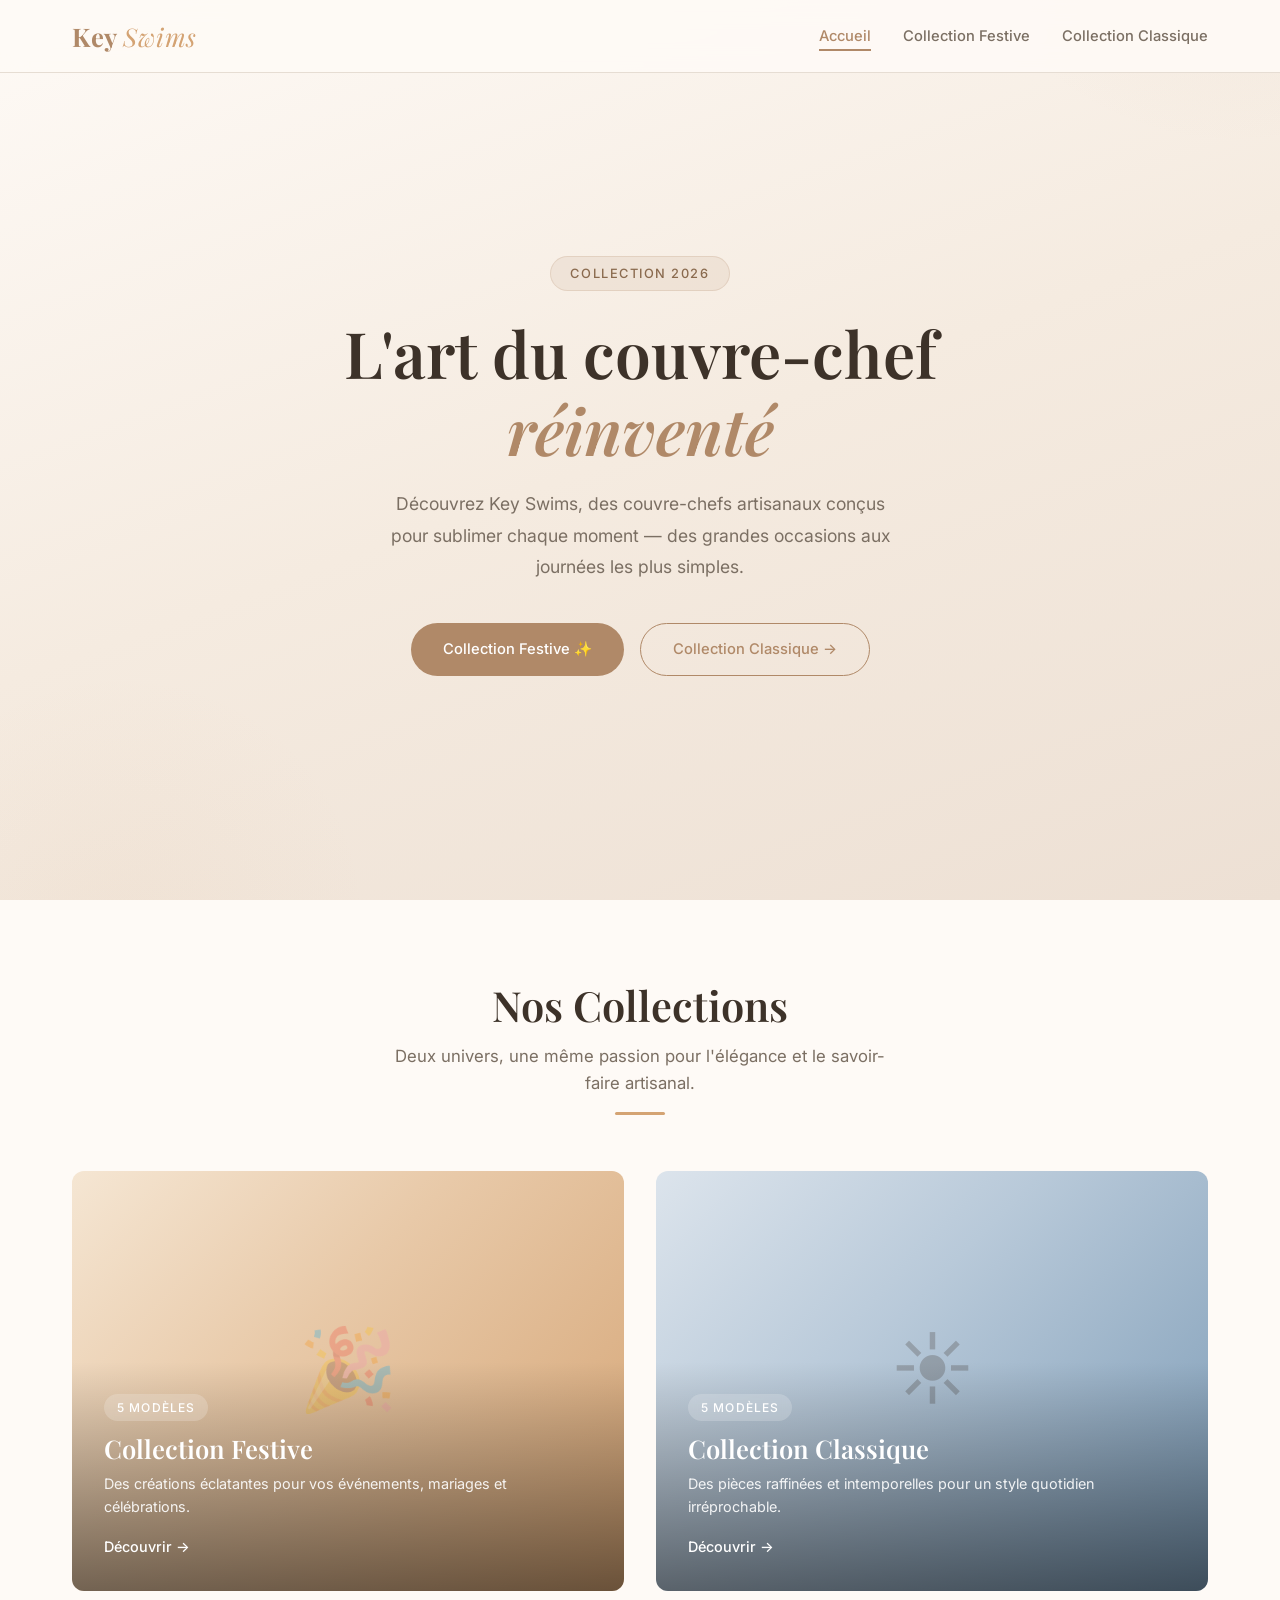
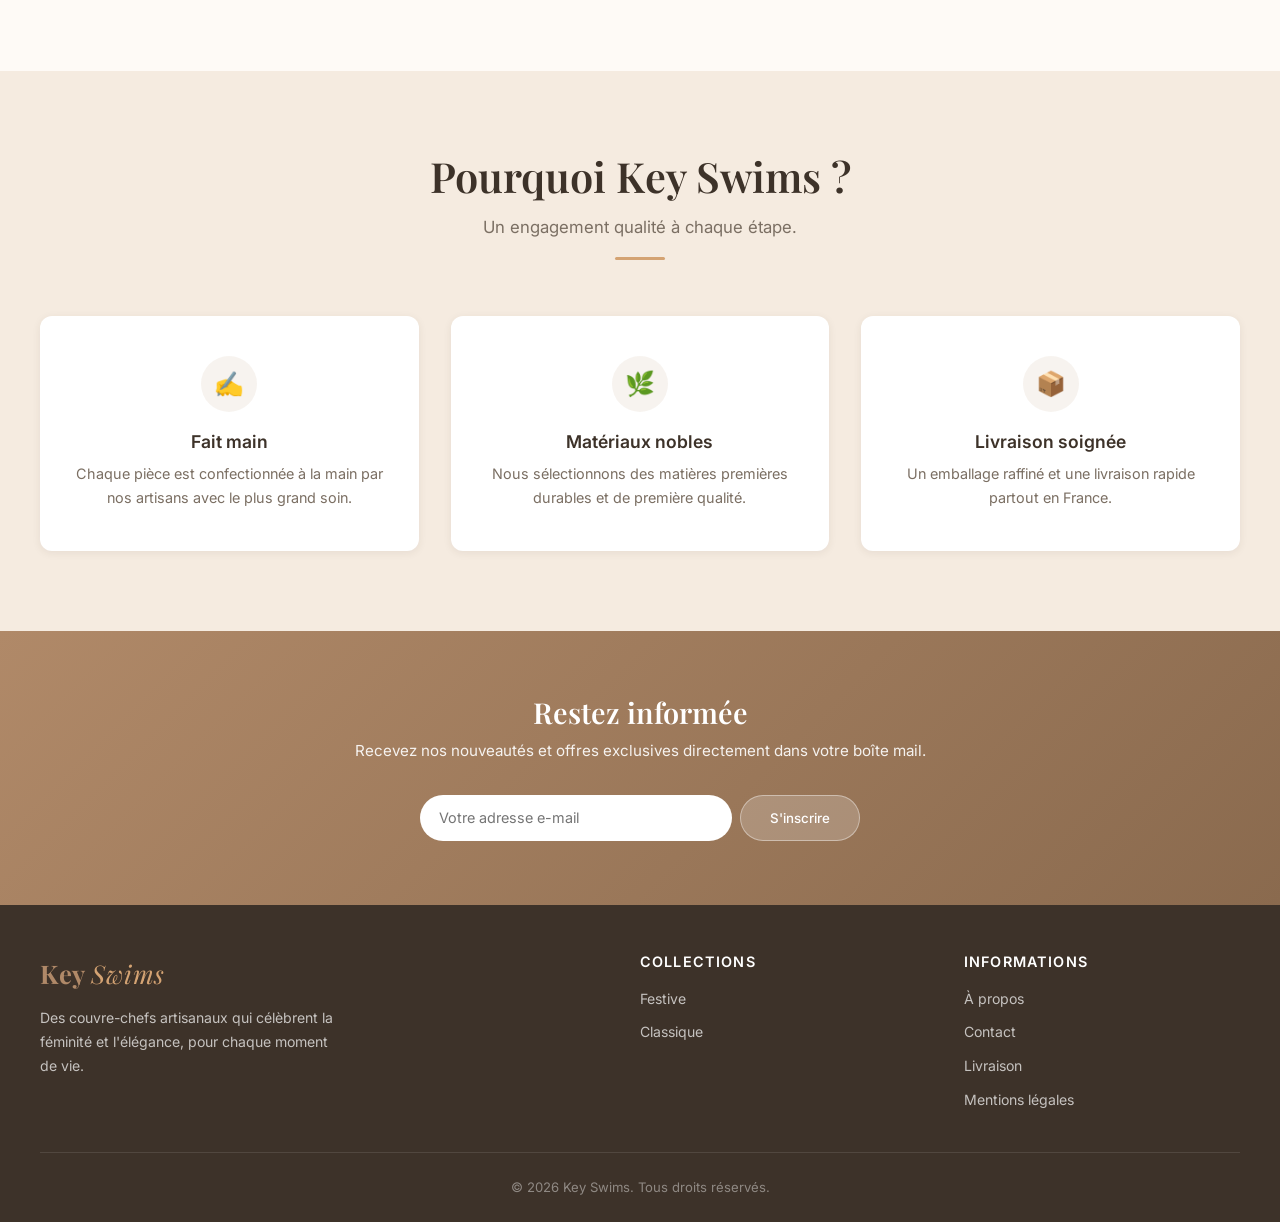
<file: index.html>
<!DOCTYPE html>
<html lang="fr">
<head>
  <meta charset="UTF-8">
  <meta name="viewport" content="width=device-width, initial-scale=1.0">
  <title>Key Swims — Couvre-chefs d'exception</title>
  <link rel="stylesheet" href="style.css">
</head>
<body>

  <!-- NAVBAR -->
  <nav class="navbar">
    <div class="navbar-inner">
      <a href="index.html" class="logo">Key <span>Swims</span></a>
      <ul class="nav-links" id="navLinks">
        <li><a href="index.html" class="active">Accueil</a></li>
        <li><a href="festif.html">Collection Festive</a></li>
        <li><a href="classique.html">Collection Classique</a></li>
      </ul>
      <button class="mobile-toggle" onclick="document.getElementById('navLinks').classList.toggle('open')" aria-label="Menu">
        <span></span><span></span><span></span>
      </button>
    </div>
  </nav>

  <!-- HERO -->
  <section class="hero">
    <div class="hero-content">
      <div class="hero-badge">Collection 2026</div>
      <h1>L'art du couvre-chef <em>réinventé</em></h1>
      <p>Découvrez Key Swims, des couvre-chefs artisanaux conçus pour sublimer chaque moment — des grandes occasions aux journées les plus simples.</p>
      <div class="hero-buttons">
        <a href="festif.html" class="btn btn-primary">Collection Festive &#10024;</a>
        <a href="classique.html" class="btn btn-outline">Collection Classique &#8594;</a>
      </div>
    </div>
  </section>

  <!-- CATEGORIES -->
  <section class="section">
    <div class="section-header">
      <h2>Nos Collections</h2>
      <p>Deux univers, une même passion pour l'élégance et le savoir-faire artisanal.</p>
      <div class="section-divider"></div>
    </div>

    <div class="categories-grid">
      <a href="festif.html" class="category-card">
        <div class="category-bg"></div>
        <div class="category-icon">&#127881;</div>
        <div class="category-content">
          <div class="category-tag">5 modèles</div>
          <h3>Collection Festive</h3>
          <p>Des créations éclatantes pour vos événements, mariages et célébrations.</p>
          <span class="category-link">Découvrir &#8594;</span>
        </div>
      </a>

      <a href="classique.html" class="category-card">
        <div class="category-bg"></div>
        <div class="category-icon">&#9728;&#65039;</div>
        <div class="category-content">
          <div class="category-tag">5 modèles</div>
          <h3>Collection Classique</h3>
          <p>Des pièces raffinées et intemporelles pour un style quotidien irréprochable.</p>
          <span class="category-link">Découvrir &#8594;</span>
        </div>
      </a>
    </div>
  </section>

  <!-- FEATURES -->
  <section class="features-section">
    <div class="section-header">
      <h2>Pourquoi Key Swims ?</h2>
      <p>Un engagement qualité à chaque étape.</p>
      <div class="section-divider"></div>
    </div>
    <div class="features-grid">
      <div class="feature-card">
        <div class="feature-icon">&#9997;&#65039;</div>
        <h4>Fait main</h4>
        <p>Chaque pièce est confectionnée à la main par nos artisans avec le plus grand soin.</p>
      </div>
      <div class="feature-card">
        <div class="feature-icon">&#127807;</div>
        <h4>Matériaux nobles</h4>
        <p>Nous sélectionnons des matières premières durables et de première qualité.</p>
      </div>
      <div class="feature-card">
        <div class="feature-icon">&#128230;</div>
        <h4>Livraison soignée</h4>
        <p>Un emballage raffiné et une livraison rapide partout en France.</p>
      </div>
    </div>
  </section>

  <!-- NEWSLETTER -->
  <section class="newsletter-section">
    <h2>Restez informée</h2>
    <p>Recevez nos nouveautés et offres exclusives directement dans votre boîte mail.</p>
    <form class="newsletter-form" onsubmit="event.preventDefault(); alert('Merci pour votre inscription !');">
      <input type="email" placeholder="Votre adresse e-mail" required>
      <button type="submit">S'inscrire</button>
    </form>
  </section>

  <!-- FOOTER -->
  <footer class="footer">
    <div class="footer-inner">
      <div class="footer-brand">
        <a href="index.html" class="logo">Key <span>Swims</span></a>
        <p>Des couvre-chefs artisanaux qui célèbrent la féminité et l'élégance, pour chaque moment de vie.</p>
      </div>
      <div class="footer-col">
        <h4>Collections</h4>
        <ul>
          <li><a href="festif.html">Festive</a></li>
          <li><a href="classique.html">Classique</a></li>
        </ul>
      </div>
      <div class="footer-col">
        <h4>Informations</h4>
        <ul>
          <li><a href="#">À propos</a></li>
          <li><a href="#">Contact</a></li>
          <li><a href="#">Livraison</a></li>
          <li><a href="#">Mentions légales</a></li>
        </ul>
      </div>
    </div>
    <div class="footer-bottom">
      &copy; 2026 Key Swims. Tous droits réservés.
    </div>
  </footer>

</body>
</html>
</file>
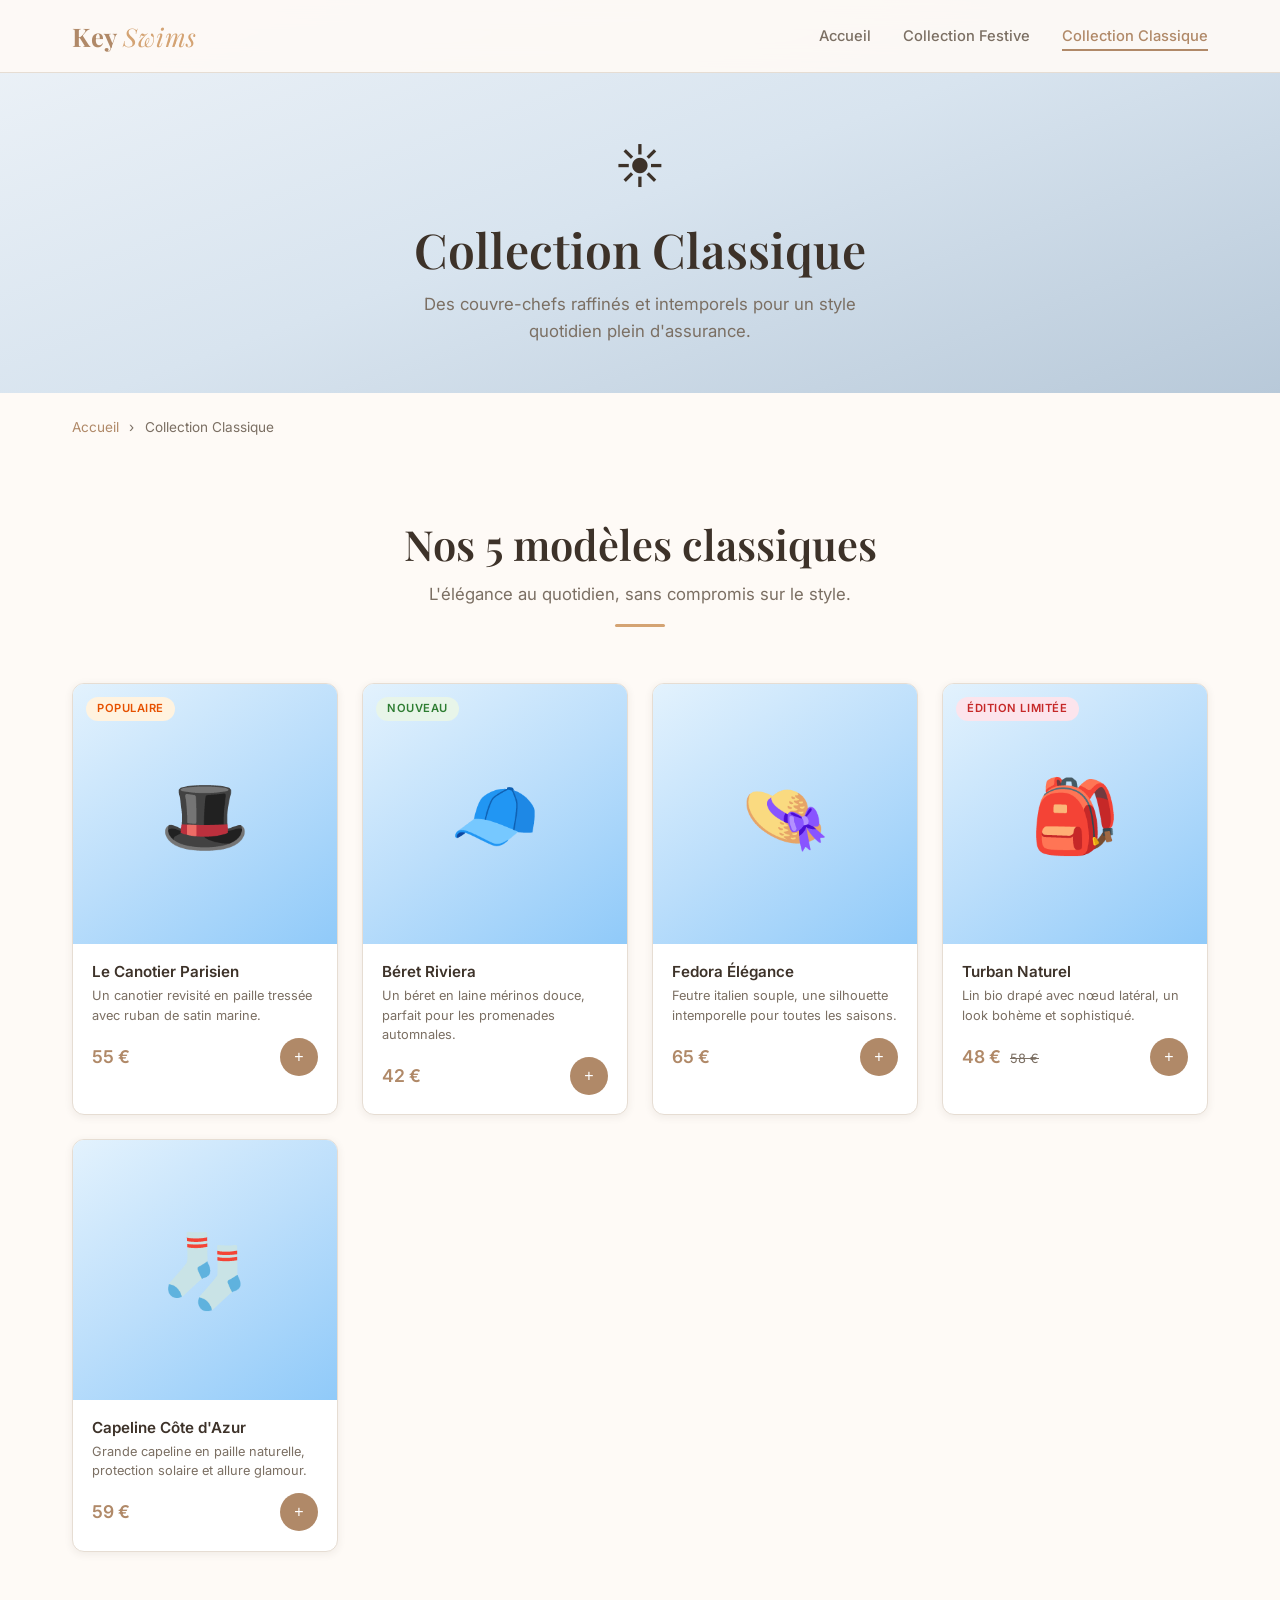
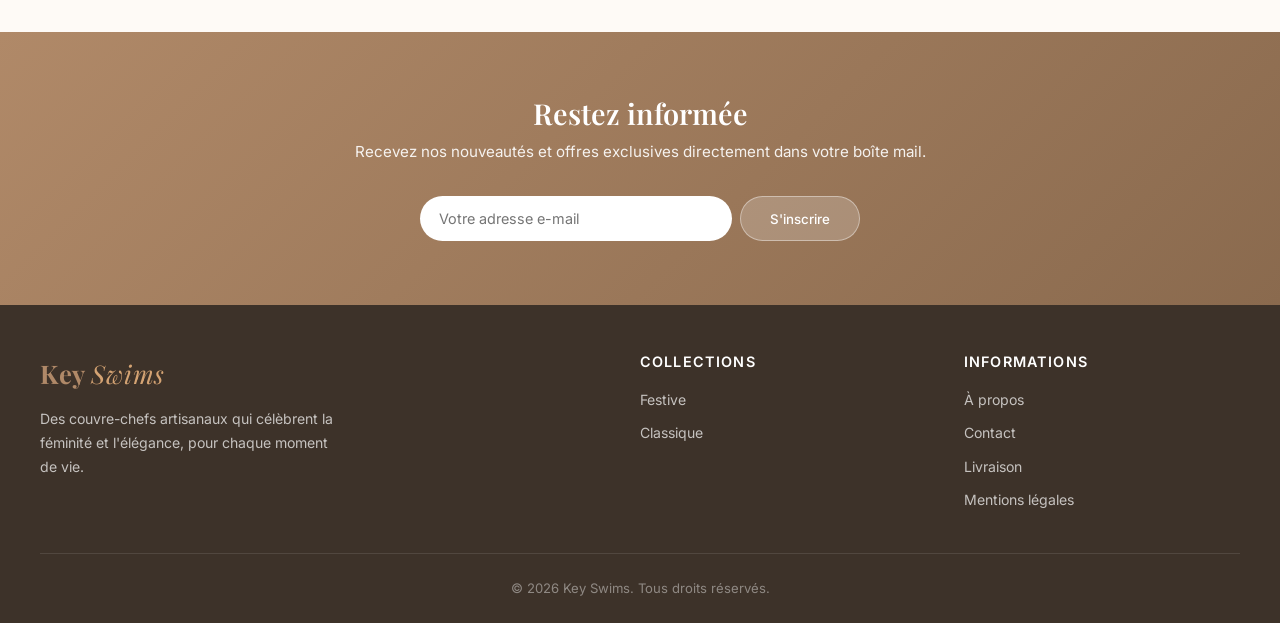
<file: classique.html>
<!DOCTYPE html>
<html lang="fr">
<head>
  <meta charset="UTF-8">
  <meta name="viewport" content="width=device-width, initial-scale=1.0">
  <title>Collection Classique — Key Swims</title>
  <link rel="stylesheet" href="style.css">
</head>
<body>

  <!-- NAVBAR -->
  <nav class="navbar">
    <div class="navbar-inner">
      <a href="index.html" class="logo">Key <span>Swims</span></a>
      <ul class="nav-links" id="navLinks">
        <li><a href="index.html">Accueil</a></li>
        <li><a href="festif.html">Collection Festive</a></li>
        <li><a href="classique.html" class="active">Collection Classique</a></li>
      </ul>
      <button class="mobile-toggle" onclick="document.getElementById('navLinks').classList.toggle('open')" aria-label="Menu">
        <span></span><span></span><span></span>
      </button>
    </div>
  </nav>

  <!-- PAGE HERO -->
  <section class="page-hero classique">
    <span class="page-hero-icon">&#9728;&#65039;</span>
    <h1>Collection Classique</h1>
    <p>Des couvre-chefs raffinés et intemporels pour un style quotidien plein d'assurance.</p>
  </section>

  <!-- BREADCRUMB -->
  <div class="breadcrumb">
    <a href="index.html">Accueil</a> <span>&#8250;</span> Collection Classique
  </div>

  <!-- PRODUCTS -->
  <section class="section">
    <div class="section-header">
      <h2>Nos 5 modèles classiques</h2>
      <p>L'élégance au quotidien, sans compromis sur le style.</p>
      <div class="section-divider"></div>
    </div>

    <div class="products-grid">

      <!-- Produit 1 -->
      <div class="product-card">
        <div class="product-image classique">
          <span class="product-badge badge-popular">Populaire</span>
          <span class="product-emoji">&#127913;</span>
        </div>
        <div class="product-info">
          <h4>Le Canotier Parisien</h4>
          <p class="product-desc">Un canotier revisité en paille tressée avec ruban de satin marine.</p>
          <div class="product-footer">
            <span class="product-price">55 &euro;</span>
            <button class="btn-cart" title="Ajouter au panier">+</button>
          </div>
        </div>
      </div>

      <!-- Produit 2 -->
      <div class="product-card">
        <div class="product-image classique">
          <span class="product-badge badge-new">Nouveau</span>
          <span class="product-emoji">&#129506;</span>
        </div>
        <div class="product-info">
          <h4>Béret Riviera</h4>
          <p class="product-desc">Un béret en laine mérinos douce, parfait pour les promenades automnales.</p>
          <div class="product-footer">
            <span class="product-price">42 &euro;</span>
            <button class="btn-cart" title="Ajouter au panier">+</button>
          </div>
        </div>
      </div>

      <!-- Produit 3 -->
      <div class="product-card">
        <div class="product-image classique">
          <span class="product-emoji">&#128082;</span>
        </div>
        <div class="product-info">
          <h4>Fedora Élégance</h4>
          <p class="product-desc">Feutre italien souple, une silhouette intemporelle pour toutes les saisons.</p>
          <div class="product-footer">
            <span class="product-price">65 &euro;</span>
            <button class="btn-cart" title="Ajouter au panier">+</button>
          </div>
        </div>
      </div>

      <!-- Produit 4 -->
      <div class="product-card">
        <div class="product-image classique">
          <span class="product-badge badge-limited">Édition limitée</span>
          <span class="product-emoji">&#127890;</span>
        </div>
        <div class="product-info">
          <h4>Turban Naturel</h4>
          <p class="product-desc">Lin bio drapé avec nœud latéral, un look bohème et sophistiqué.</p>
          <div class="product-footer">
            <span class="product-price">48 &euro; <span class="old-price">58 &euro;</span></span>
            <button class="btn-cart" title="Ajouter au panier">+</button>
          </div>
        </div>
      </div>

      <!-- Produit 5 -->
      <div class="product-card">
        <div class="product-image classique">
          <span class="product-emoji">&#129510;</span>
        </div>
        <div class="product-info">
          <h4>Capeline Côte d'Azur</h4>
          <p class="product-desc">Grande capeline en paille naturelle, protection solaire et allure glamour.</p>
          <div class="product-footer">
            <span class="product-price">59 &euro;</span>
            <button class="btn-cart" title="Ajouter au panier">+</button>
          </div>
        </div>
      </div>

    </div>
  </section>

  <!-- NEWSLETTER -->
  <section class="newsletter-section">
    <h2>Restez informée</h2>
    <p>Recevez nos nouveautés et offres exclusives directement dans votre boîte mail.</p>
    <form class="newsletter-form" onsubmit="event.preventDefault(); alert('Merci pour votre inscription !');">
      <input type="email" placeholder="Votre adresse e-mail" required>
      <button type="submit">S'inscrire</button>
    </form>
  </section>

  <!-- FOOTER -->
  <footer class="footer">
    <div class="footer-inner">
      <div class="footer-brand">
        <a href="index.html" class="logo">Key <span>Swims</span></a>
        <p>Des couvre-chefs artisanaux qui célèbrent la féminité et l'élégance, pour chaque moment de vie.</p>
      </div>
      <div class="footer-col">
        <h4>Collections</h4>
        <ul>
          <li><a href="festif.html">Festive</a></li>
          <li><a href="classique.html">Classique</a></li>
        </ul>
      </div>
      <div class="footer-col">
        <h4>Informations</h4>
        <ul>
          <li><a href="#">À propos</a></li>
          <li><a href="#">Contact</a></li>
          <li><a href="#">Livraison</a></li>
          <li><a href="#">Mentions légales</a></li>
        </ul>
      </div>
    </div>
    <div class="footer-bottom">
      &copy; 2026 Key Swims. Tous droits réservés.
    </div>
  </footer>

</body>
</html>
</file>
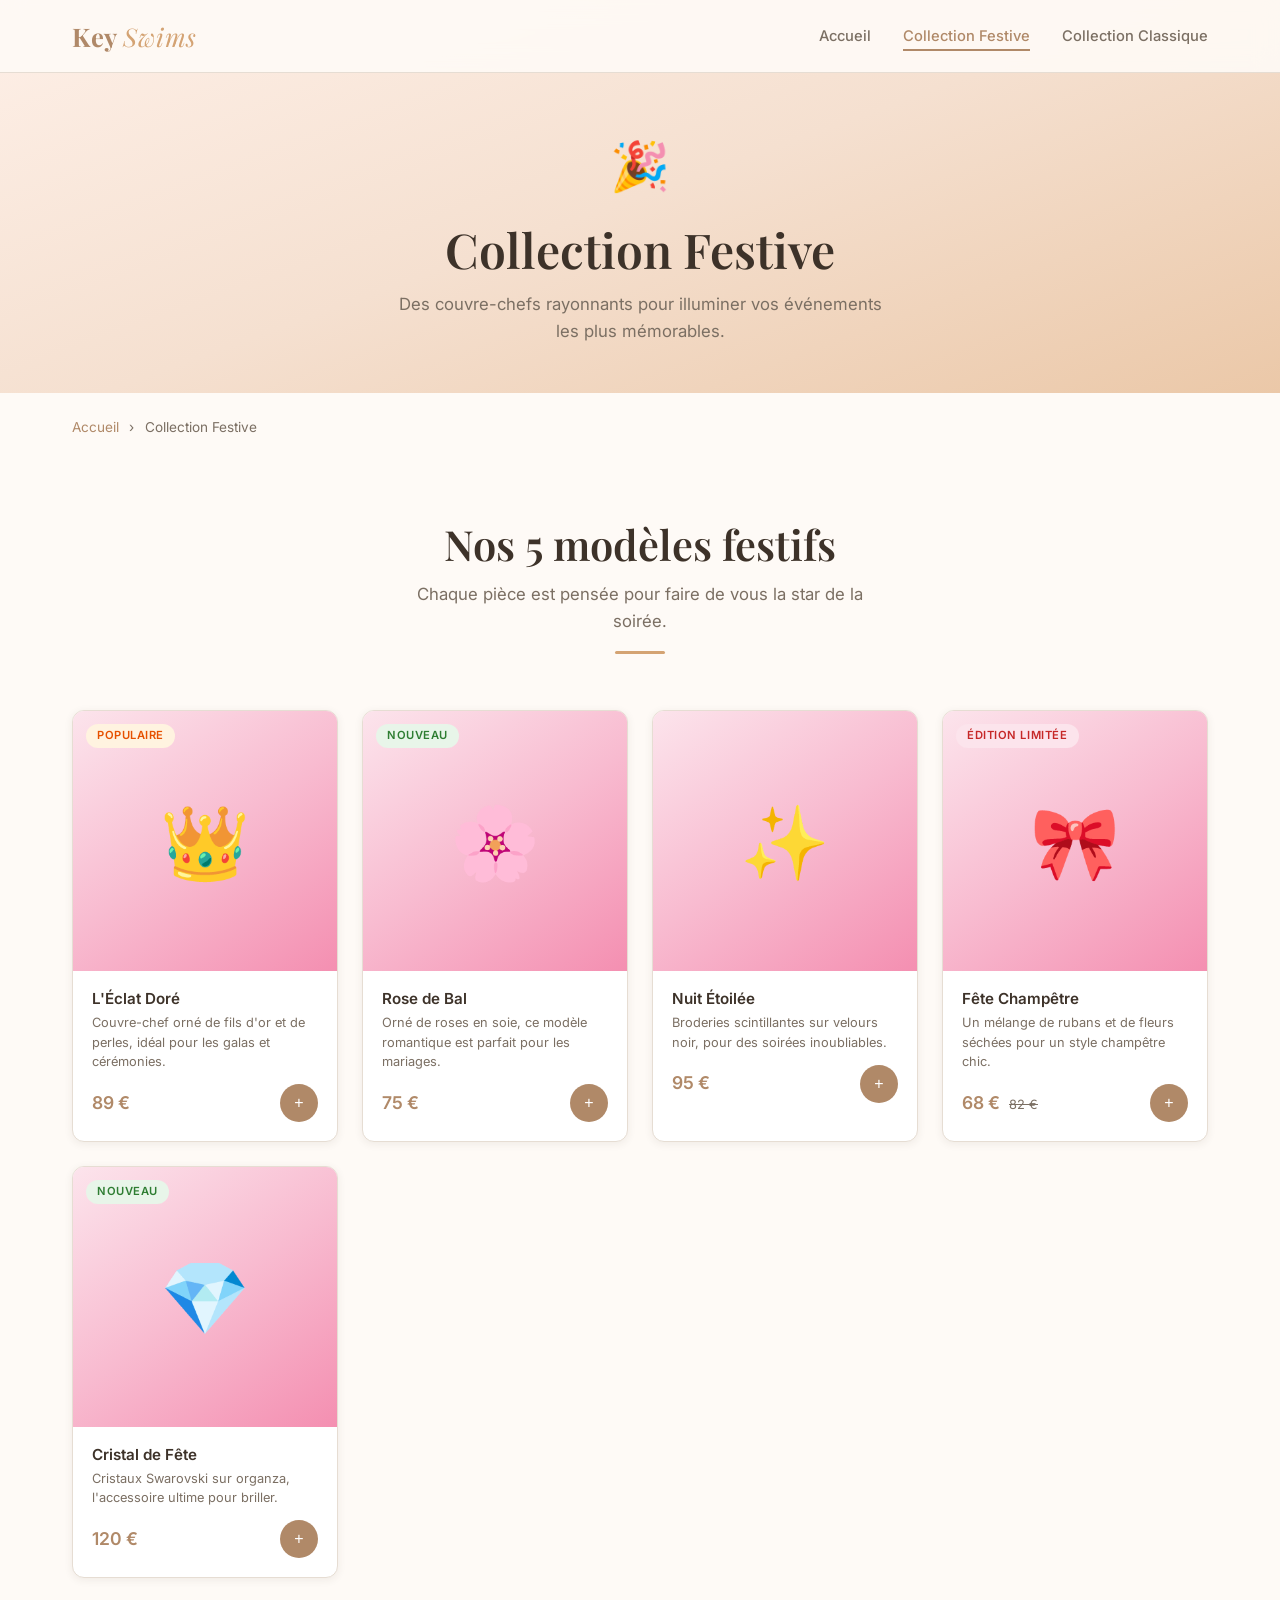
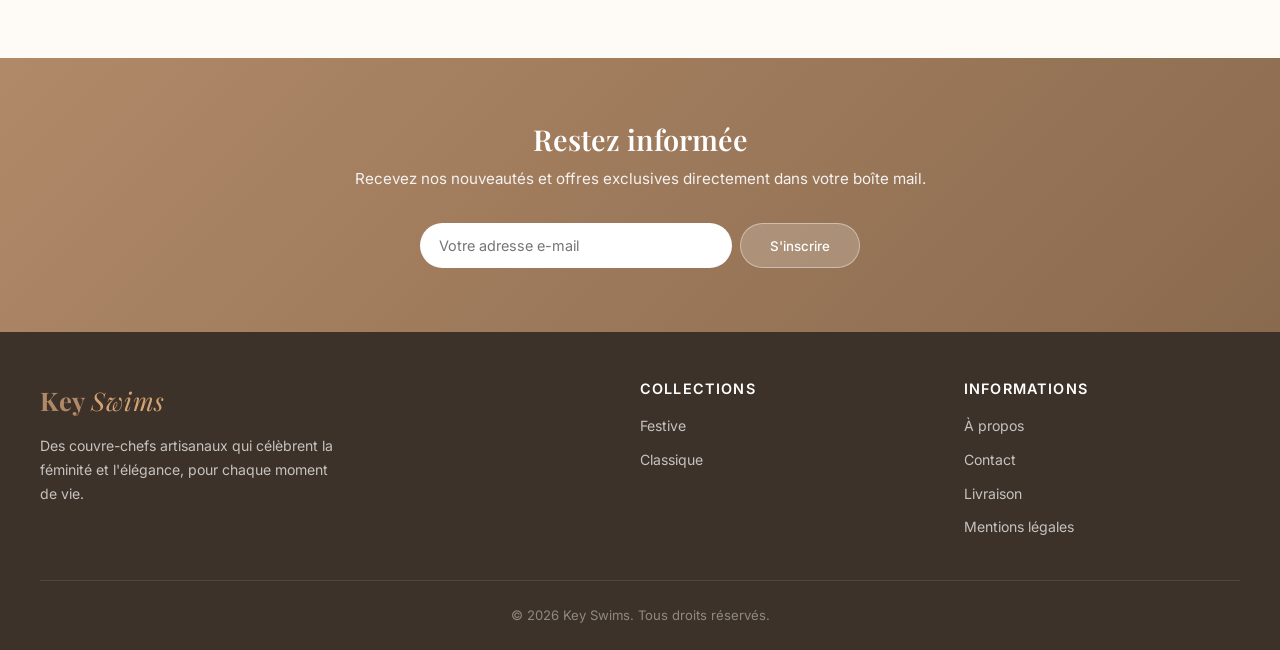
<file: festif.html>
<!DOCTYPE html>
<html lang="fr">
<head>
  <meta charset="UTF-8">
  <meta name="viewport" content="width=device-width, initial-scale=1.0">
  <title>Collection Festive — Key Swims</title>
  <link rel="stylesheet" href="style.css">
</head>
<body>

  <!-- NAVBAR -->
  <nav class="navbar">
    <div class="navbar-inner">
      <a href="index.html" class="logo">Key <span>Swims</span></a>
      <ul class="nav-links" id="navLinks">
        <li><a href="index.html">Accueil</a></li>
        <li><a href="festif.html" class="active">Collection Festive</a></li>
        <li><a href="classique.html">Collection Classique</a></li>
      </ul>
      <button class="mobile-toggle" onclick="document.getElementById('navLinks').classList.toggle('open')" aria-label="Menu">
        <span></span><span></span><span></span>
      </button>
    </div>
  </nav>

  <!-- PAGE HERO -->
  <section class="page-hero festif">
    <span class="page-hero-icon">&#127881;</span>
    <h1>Collection Festive</h1>
    <p>Des couvre-chefs rayonnants pour illuminer vos événements les plus mémorables.</p>
  </section>

  <!-- BREADCRUMB -->
  <div class="breadcrumb">
    <a href="index.html">Accueil</a> <span>&#8250;</span> Collection Festive
  </div>

  <!-- PRODUCTS -->
  <section class="section">
    <div class="section-header">
      <h2>Nos 5 modèles festifs</h2>
      <p>Chaque pièce est pensée pour faire de vous la star de la soirée.</p>
      <div class="section-divider"></div>
    </div>

    <div class="products-grid">

      <!-- Produit 1 -->
      <div class="product-card">
        <div class="product-image festif">
          <span class="product-badge badge-popular">Populaire</span>
          <span class="product-emoji">&#128081;</span>
        </div>
        <div class="product-info">
          <h4>L'Éclat Doré</h4>
          <p class="product-desc">Couvre-chef orné de fils d'or et de perles, idéal pour les galas et cérémonies.</p>
          <div class="product-footer">
            <span class="product-price">89 &euro;</span>
            <button class="btn-cart" title="Ajouter au panier">+</button>
          </div>
        </div>
      </div>

      <!-- Produit 2 -->
      <div class="product-card">
        <div class="product-image festif">
          <span class="product-badge badge-new">Nouveau</span>
          <span class="product-emoji">&#127800;</span>
        </div>
        <div class="product-info">
          <h4>Rose de Bal</h4>
          <p class="product-desc">Orné de roses en soie, ce modèle romantique est parfait pour les mariages.</p>
          <div class="product-footer">
            <span class="product-price">75 &euro;</span>
            <button class="btn-cart" title="Ajouter au panier">+</button>
          </div>
        </div>
      </div>

      <!-- Produit 3 -->
      <div class="product-card">
        <div class="product-image festif">
          <span class="product-emoji">&#10024;</span>
        </div>
        <div class="product-info">
          <h4>Nuit Étoilée</h4>
          <p class="product-desc">Broderies scintillantes sur velours noir, pour des soirées inoubliables.</p>
          <div class="product-footer">
            <span class="product-price">95 &euro;</span>
            <button class="btn-cart" title="Ajouter au panier">+</button>
          </div>
        </div>
      </div>

      <!-- Produit 4 -->
      <div class="product-card">
        <div class="product-image festif">
          <span class="product-badge badge-limited">Édition limitée</span>
          <span class="product-emoji">&#127872;</span>
        </div>
        <div class="product-info">
          <h4>Fête Champêtre</h4>
          <p class="product-desc">Un mélange de rubans et de fleurs séchées pour un style champêtre chic.</p>
          <div class="product-footer">
            <span class="product-price">68 &euro; <span class="old-price">82 &euro;</span></span>
            <button class="btn-cart" title="Ajouter au panier">+</button>
          </div>
        </div>
      </div>

      <!-- Produit 5 -->
      <div class="product-card">
        <div class="product-image festif">
          <span class="product-badge badge-new">Nouveau</span>
          <span class="product-emoji">&#128142;</span>
        </div>
        <div class="product-info">
          <h4>Cristal de Fête</h4>
          <p class="product-desc">Cristaux Swarovski sur organza, l'accessoire ultime pour briller.</p>
          <div class="product-footer">
            <span class="product-price">120 &euro;</span>
            <button class="btn-cart" title="Ajouter au panier">+</button>
          </div>
        </div>
      </div>

    </div>
  </section>

  <!-- NEWSLETTER -->
  <section class="newsletter-section">
    <h2>Restez informée</h2>
    <p>Recevez nos nouveautés et offres exclusives directement dans votre boîte mail.</p>
    <form class="newsletter-form" onsubmit="event.preventDefault(); alert('Merci pour votre inscription !');">
      <input type="email" placeholder="Votre adresse e-mail" required>
      <button type="submit">S'inscrire</button>
    </form>
  </section>

  <!-- FOOTER -->
  <footer class="footer">
    <div class="footer-inner">
      <div class="footer-brand">
        <a href="index.html" class="logo">Key <span>Swims</span></a>
        <p>Des couvre-chefs artisanaux qui célèbrent la féminité et l'élégance, pour chaque moment de vie.</p>
      </div>
      <div class="footer-col">
        <h4>Collections</h4>
        <ul>
          <li><a href="festif.html">Festive</a></li>
          <li><a href="classique.html">Classique</a></li>
        </ul>
      </div>
      <div class="footer-col">
        <h4>Informations</h4>
        <ul>
          <li><a href="#">À propos</a></li>
          <li><a href="#">Contact</a></li>
          <li><a href="#">Livraison</a></li>
          <li><a href="#">Mentions légales</a></li>
        </ul>
      </div>
    </div>
    <div class="footer-bottom">
      &copy; 2026 Key Swims. Tous droits réservés.
    </div>
  </footer>

</body>
</html>
</file>
<file: style.css>
@import url('https://fonts.googleapis.com/css2?family=Playfair+Display:ital,wght@0,400;0,600;0,700;1,400&family=Inter:wght@300;400;500;600&display=swap');

*, *::before, *::after {
  margin: 0;
  padding: 0;
  box-sizing: border-box;
}

:root {
  --color-primary: #b08968;
  --color-primary-dark: #8a6a4e;
  --color-accent: #d4a373;
  --color-bg: #fefaf6;
  --color-bg-alt: #f5ebe0;
  --color-text: #3d3229;
  --color-text-light: #7b6f63;
  --color-white: #ffffff;
  --color-border: #e6ddd3;
  --color-festif: #c97b7b;
  --color-classique: #7b9ab5;
  --shadow-sm: 0 2px 8px rgba(61, 50, 41, 0.08);
  --shadow-md: 0 4px 20px rgba(61, 50, 41, 0.1);
  --shadow-lg: 0 8px 40px rgba(61, 50, 41, 0.12);
  --radius: 12px;
  --transition: 0.3s cubic-bezier(0.4, 0, 0.2, 1);
}

html {
  scroll-behavior: smooth;
}

body {
  font-family: 'Inter', sans-serif;
  color: var(--color-text);
  background-color: var(--color-bg);
  line-height: 1.6;
  -webkit-font-smoothing: antialiased;
}

h1, h2, h3, h4 {
  font-family: 'Playfair Display', serif;
  font-weight: 600;
  line-height: 1.2;
}

a {
  text-decoration: none;
  color: inherit;
}

img {
  max-width: 100%;
  display: block;
}

/* ========== NAVBAR ========== */

.navbar {
  position: fixed;
  top: 0;
  left: 0;
  width: 100%;
  z-index: 1000;
  background: rgba(254, 250, 246, 0.92);
  backdrop-filter: blur(12px);
  border-bottom: 1px solid var(--color-border);
  transition: var(--transition);
}

.navbar-inner {
  max-width: 1200px;
  margin: 0 auto;
  padding: 0 2rem;
  display: flex;
  align-items: center;
  justify-content: space-between;
  height: 72px;
}

.logo {
  font-family: 'Playfair Display', serif;
  font-size: 1.6rem;
  font-weight: 700;
  color: var(--color-primary);
  letter-spacing: 0.02em;
}

.logo span {
  font-weight: 400;
  font-style: italic;
  color: var(--color-accent);
}

.nav-links {
  display: flex;
  gap: 2rem;
  list-style: none;
  align-items: center;
}

.nav-links a {
  font-size: 0.92rem;
  font-weight: 500;
  color: var(--color-text-light);
  transition: var(--transition);
  position: relative;
  padding: 0.25rem 0;
}

.nav-links a::after {
  content: '';
  position: absolute;
  bottom: -2px;
  left: 0;
  width: 0;
  height: 2px;
  background: var(--color-primary);
  transition: var(--transition);
}

.nav-links a:hover,
.nav-links a.active {
  color: var(--color-primary);
}

.nav-links a:hover::after,
.nav-links a.active::after {
  width: 100%;
}

.mobile-toggle {
  display: none;
  background: none;
  border: none;
  cursor: pointer;
  padding: 0.5rem;
}

.mobile-toggle span {
  display: block;
  width: 24px;
  height: 2px;
  background: var(--color-text);
  margin: 5px 0;
  transition: var(--transition);
}

/* ========== HERO ========== */

.hero {
  min-height: 100vh;
  display: flex;
  align-items: center;
  justify-content: center;
  text-align: center;
  padding: 6rem 2rem 4rem;
  background: linear-gradient(160deg, var(--color-bg) 0%, var(--color-bg-alt) 50%, #ede0d4 100%);
  position: relative;
  overflow: hidden;
}

.hero::before {
  content: '';
  position: absolute;
  top: -50%;
  right: -20%;
  width: 600px;
  height: 600px;
  background: radial-gradient(circle, rgba(176, 137, 104, 0.08) 0%, transparent 70%);
  border-radius: 50%;
}

.hero::after {
  content: '';
  position: absolute;
  bottom: -30%;
  left: -10%;
  width: 500px;
  height: 500px;
  background: radial-gradient(circle, rgba(212, 163, 115, 0.06) 0%, transparent 70%);
  border-radius: 50%;
}

.hero-content {
  position: relative;
  z-index: 1;
  max-width: 700px;
}

.hero-badge {
  display: inline-block;
  padding: 0.4rem 1.2rem;
  background: rgba(176, 137, 104, 0.12);
  border: 1px solid rgba(176, 137, 104, 0.2);
  border-radius: 50px;
  font-size: 0.8rem;
  font-weight: 500;
  color: var(--color-primary-dark);
  text-transform: uppercase;
  letter-spacing: 0.12em;
  margin-bottom: 1.5rem;
}

.hero h1 {
  font-size: clamp(2.5rem, 6vw, 4rem);
  margin-bottom: 1.2rem;
  color: var(--color-text);
}

.hero h1 em {
  color: var(--color-primary);
  font-style: italic;
}

.hero p {
  font-size: 1.1rem;
  color: var(--color-text-light);
  max-width: 520px;
  margin: 0 auto 2.5rem;
  line-height: 1.8;
}

.hero-buttons {
  display: flex;
  gap: 1rem;
  justify-content: center;
  flex-wrap: wrap;
}

/* ========== BUTTONS ========== */

.btn {
  display: inline-flex;
  align-items: center;
  gap: 0.5rem;
  padding: 0.85rem 2rem;
  border-radius: 50px;
  font-size: 0.92rem;
  font-weight: 500;
  transition: var(--transition);
  cursor: pointer;
  border: none;
  font-family: 'Inter', sans-serif;
}

.btn-primary {
  background: var(--color-primary);
  color: var(--color-white);
}

.btn-primary:hover {
  background: var(--color-primary-dark);
  transform: translateY(-2px);
  box-shadow: var(--shadow-md);
}

.btn-outline {
  background: transparent;
  color: var(--color-primary);
  border: 1.5px solid var(--color-primary);
}

.btn-outline:hover {
  background: var(--color-primary);
  color: var(--color-white);
  transform: translateY(-2px);
}

.btn-small {
  padding: 0.6rem 1.4rem;
  font-size: 0.85rem;
}

/* ========== SECTIONS ========== */

.section {
  padding: 5rem 2rem;
  max-width: 1200px;
  margin: 0 auto;
}

.section-header {
  text-align: center;
  margin-bottom: 3.5rem;
}

.section-header h2 {
  font-size: clamp(1.8rem, 4vw, 2.6rem);
  margin-bottom: 0.8rem;
}

.section-header p {
  color: var(--color-text-light);
  font-size: 1.05rem;
  max-width: 500px;
  margin: 0 auto;
}

.section-divider {
  width: 50px;
  height: 3px;
  background: var(--color-accent);
  margin: 1rem auto 0;
  border-radius: 2px;
}

/* ========== CATEGORY CARDS (Homepage) ========== */

.categories-grid {
  display: grid;
  grid-template-columns: repeat(2, 1fr);
  gap: 2rem;
}

.category-card {
  position: relative;
  border-radius: var(--radius);
  overflow: hidden;
  height: 420px;
  display: flex;
  align-items: flex-end;
  transition: var(--transition);
  cursor: pointer;
}

.category-card:hover {
  transform: translateY(-6px);
  box-shadow: var(--shadow-lg);
}

.category-bg {
  position: absolute;
  inset: 0;
  transition: var(--transition);
}

.category-card:nth-child(1) .category-bg {
  background: linear-gradient(135deg, #f5e6d3 0%, #e8c9a8 40%, #d4a373 100%);
}

.category-card:nth-child(2) .category-bg {
  background: linear-gradient(135deg, #dce4ec 0%, #b8c9d9 40%, #7b9ab5 100%);
}

.category-card:hover .category-bg {
  transform: scale(1.05);
}

.category-icon {
  position: absolute;
  top: 50%;
  left: 50%;
  transform: translate(-50%, -60%);
  font-size: 5rem;
  opacity: 0.25;
}

.category-content {
  position: relative;
  z-index: 1;
  padding: 2rem;
  width: 100%;
  background: linear-gradient(to top, rgba(0,0,0,0.5) 0%, transparent 100%);
  color: var(--color-white);
}

.category-tag {
  display: inline-block;
  padding: 0.25rem 0.8rem;
  background: rgba(255,255,255,0.2);
  backdrop-filter: blur(4px);
  border-radius: 50px;
  font-size: 0.75rem;
  font-weight: 500;
  text-transform: uppercase;
  letter-spacing: 0.1em;
  margin-bottom: 0.75rem;
}

.category-content h3 {
  font-size: 1.6rem;
  margin-bottom: 0.5rem;
}

.category-content p {
  font-size: 0.9rem;
  opacity: 0.9;
  margin-bottom: 1rem;
}

.category-link {
  display: inline-flex;
  align-items: center;
  gap: 0.4rem;
  font-weight: 500;
  font-size: 0.9rem;
  color: var(--color-white);
  transition: var(--transition);
}

.category-link:hover {
  gap: 0.8rem;
}

/* ========== FEATURES ========== */

.features-section {
  background: var(--color-bg-alt);
  padding: 5rem 2rem;
}

.features-grid {
  max-width: 1200px;
  margin: 0 auto;
  display: grid;
  grid-template-columns: repeat(3, 1fr);
  gap: 2rem;
}

.feature-card {
  text-align: center;
  padding: 2.5rem 2rem;
  background: var(--color-white);
  border-radius: var(--radius);
  box-shadow: var(--shadow-sm);
  transition: var(--transition);
}

.feature-card:hover {
  transform: translateY(-4px);
  box-shadow: var(--shadow-md);
}

.feature-icon {
  width: 56px;
  height: 56px;
  background: rgba(176, 137, 104, 0.1);
  border-radius: 50%;
  display: flex;
  align-items: center;
  justify-content: center;
  margin: 0 auto 1.2rem;
  font-size: 1.5rem;
}

.feature-card h4 {
  font-size: 1.1rem;
  margin-bottom: 0.6rem;
  font-family: 'Inter', sans-serif;
  font-weight: 600;
}

.feature-card p {
  font-size: 0.9rem;
  color: var(--color-text-light);
  line-height: 1.7;
}

/* ========== PRODUCT GRID ========== */

.products-grid {
  display: grid;
  grid-template-columns: repeat(auto-fill, minmax(220px, 1fr));
  gap: 1.5rem;
}

.product-card {
  background: var(--color-white);
  border-radius: var(--radius);
  overflow: hidden;
  box-shadow: var(--shadow-sm);
  transition: var(--transition);
  border: 1px solid var(--color-border);
}

.product-card:hover {
  transform: translateY(-4px);
  box-shadow: var(--shadow-md);
  border-color: transparent;
}

.product-image {
  width: 100%;
  height: 260px;
  display: flex;
  align-items: center;
  justify-content: center;
  position: relative;
  overflow: hidden;
}

.product-image.festif {
  background: linear-gradient(145deg, #fce4ec, #f8bbd0, #f48fb1);
}

.product-image.classique {
  background: linear-gradient(145deg, #e3f2fd, #bbdefb, #90caf9);
}

.product-image .product-emoji {
  font-size: 4.5rem;
  transition: var(--transition);
}

.product-card:hover .product-emoji {
  transform: scale(1.12) rotate(-5deg);
}

.product-badge {
  position: absolute;
  top: 0.8rem;
  left: 0.8rem;
  padding: 0.2rem 0.7rem;
  border-radius: 50px;
  font-size: 0.7rem;
  font-weight: 600;
  text-transform: uppercase;
  letter-spacing: 0.05em;
}

.badge-new {
  background: #e8f5e9;
  color: #2e7d32;
}

.badge-popular {
  background: #fff3e0;
  color: #e65100;
}

.badge-limited {
  background: #fce4ec;
  color: #c62828;
}

.product-info {
  padding: 1.2rem;
}

.product-info h4 {
  font-family: 'Inter', sans-serif;
  font-size: 0.95rem;
  font-weight: 600;
  margin-bottom: 0.3rem;
}

.product-info .product-desc {
  font-size: 0.8rem;
  color: var(--color-text-light);
  margin-bottom: 0.8rem;
  line-height: 1.5;
}

.product-footer {
  display: flex;
  align-items: center;
  justify-content: space-between;
}

.product-price {
  font-size: 1.1rem;
  font-weight: 600;
  color: var(--color-primary);
}

.product-price .old-price {
  font-size: 0.8rem;
  color: var(--color-text-light);
  text-decoration: line-through;
  font-weight: 400;
  margin-left: 0.3rem;
}

.btn-cart {
  width: 38px;
  height: 38px;
  border-radius: 50%;
  background: var(--color-primary);
  color: var(--color-white);
  border: none;
  cursor: pointer;
  display: flex;
  align-items: center;
  justify-content: center;
  font-size: 1rem;
  transition: var(--transition);
}

.btn-cart:hover {
  background: var(--color-primary-dark);
  transform: scale(1.1);
}

/* ========== PAGE HERO (Category Pages) ========== */

.page-hero {
  padding: 8rem 2rem 3rem;
  text-align: center;
  position: relative;
  overflow: hidden;
}

.page-hero.festif {
  background: linear-gradient(160deg, #fef0e8 0%, #f5e0d0 50%, #ebc8a8 100%);
}

.page-hero.classique {
  background: linear-gradient(160deg, #eef3f8 0%, #d8e4ef 50%, #b8c9d9 100%);
}

.page-hero h1 {
  font-size: clamp(2rem, 5vw, 3rem);
  margin-bottom: 0.8rem;
}

.page-hero p {
  color: var(--color-text-light);
  font-size: 1.05rem;
  max-width: 500px;
  margin: 0 auto;
}

.page-hero-icon {
  font-size: 3rem;
  margin-bottom: 1rem;
  display: block;
}

/* ========== BREADCRUMB ========== */

.breadcrumb {
  max-width: 1200px;
  margin: 0 auto;
  padding: 1.5rem 2rem 0;
  font-size: 0.85rem;
  color: var(--color-text-light);
}

.breadcrumb a {
  color: var(--color-primary);
  transition: var(--transition);
}

.breadcrumb a:hover {
  color: var(--color-primary-dark);
}

.breadcrumb span {
  margin: 0 0.4rem;
}

/* ========== NEWSLETTER ========== */

.newsletter-section {
  background: linear-gradient(135deg, var(--color-primary) 0%, var(--color-primary-dark) 100%);
  padding: 4rem 2rem;
  text-align: center;
  color: var(--color-white);
}

.newsletter-section h2 {
  font-size: 1.8rem;
  margin-bottom: 0.6rem;
}

.newsletter-section p {
  opacity: 0.9;
  margin-bottom: 2rem;
  font-size: 0.95rem;
}

.newsletter-form {
  display: flex;
  max-width: 440px;
  margin: 0 auto;
  gap: 0.5rem;
}

.newsletter-form input {
  flex: 1;
  padding: 0.85rem 1.2rem;
  border: none;
  border-radius: 50px;
  font-family: 'Inter', sans-serif;
  font-size: 0.9rem;
  outline: none;
}

.newsletter-form button {
  padding: 0.85rem 1.8rem;
  background: rgba(255,255,255,0.2);
  color: var(--color-white);
  border: 1.5px solid rgba(255,255,255,0.4);
  border-radius: 50px;
  font-family: 'Inter', sans-serif;
  font-weight: 500;
  cursor: pointer;
  transition: var(--transition);
  white-space: nowrap;
}

.newsletter-form button:hover {
  background: var(--color-white);
  color: var(--color-primary);
}

/* ========== FOOTER ========== */

.footer {
  background: var(--color-text);
  color: rgba(255,255,255,0.7);
  padding: 3rem 2rem 1.5rem;
}

.footer-inner {
  max-width: 1200px;
  margin: 0 auto;
  display: grid;
  grid-template-columns: 2fr 1fr 1fr;
  gap: 3rem;
  padding-bottom: 2rem;
  border-bottom: 1px solid rgba(255,255,255,0.1);
}

.footer-brand .logo {
  margin-bottom: 0.8rem;
  display: inline-block;
}

.footer-brand p {
  font-size: 0.88rem;
  line-height: 1.7;
  max-width: 300px;
}

.footer-col h4 {
  font-family: 'Inter', sans-serif;
  font-weight: 600;
  font-size: 0.9rem;
  color: var(--color-white);
  margin-bottom: 1rem;
  text-transform: uppercase;
  letter-spacing: 0.08em;
}

.footer-col ul {
  list-style: none;
}

.footer-col li {
  margin-bottom: 0.5rem;
}

.footer-col a {
  font-size: 0.88rem;
  transition: var(--transition);
}

.footer-col a:hover {
  color: var(--color-accent);
}

.footer-bottom {
  max-width: 1200px;
  margin: 0 auto;
  padding-top: 1.5rem;
  text-align: center;
  font-size: 0.82rem;
  opacity: 0.6;
}

/* ========== RESPONSIVE ========== */

@media (max-width: 768px) {
  .nav-links {
    display: none;
    position: absolute;
    top: 72px;
    left: 0;
    width: 100%;
    background: var(--color-bg);
    flex-direction: column;
    padding: 1.5rem 2rem;
    gap: 1rem;
    border-bottom: 1px solid var(--color-border);
    box-shadow: var(--shadow-md);
  }

  .nav-links.open {
    display: flex;
  }

  .mobile-toggle {
    display: block;
  }

  .categories-grid {
    grid-template-columns: 1fr;
  }

  .category-card {
    height: 300px;
  }

  .features-grid {
    grid-template-columns: 1fr;
    gap: 1rem;
  }

  .products-grid {
    grid-template-columns: repeat(2, 1fr);
  }

  .footer-inner {
    grid-template-columns: 1fr;
    gap: 2rem;
  }

  .newsletter-form {
    flex-direction: column;
  }

  .hero-buttons {
    flex-direction: column;
    align-items: center;
  }
}

@media (max-width: 480px) {
  .products-grid {
    grid-template-columns: 1fr;
  }
}

/* ========== ANIMATIONS ========== */

@keyframes fadeInUp {
  from {
    opacity: 0;
    transform: translateY(30px);
  }
  to {
    opacity: 1;
    transform: translateY(0);
  }
}

.animate-in {
  animation: fadeInUp 0.6s ease forwards;
}

.animate-delay-1 { animation-delay: 0.1s; }
.animate-delay-2 { animation-delay: 0.2s; }
.animate-delay-3 { animation-delay: 0.3s; }
.animate-delay-4 { animation-delay: 0.4s; }
.animate-delay-5 { animation-delay: 0.5s; }
</file>
